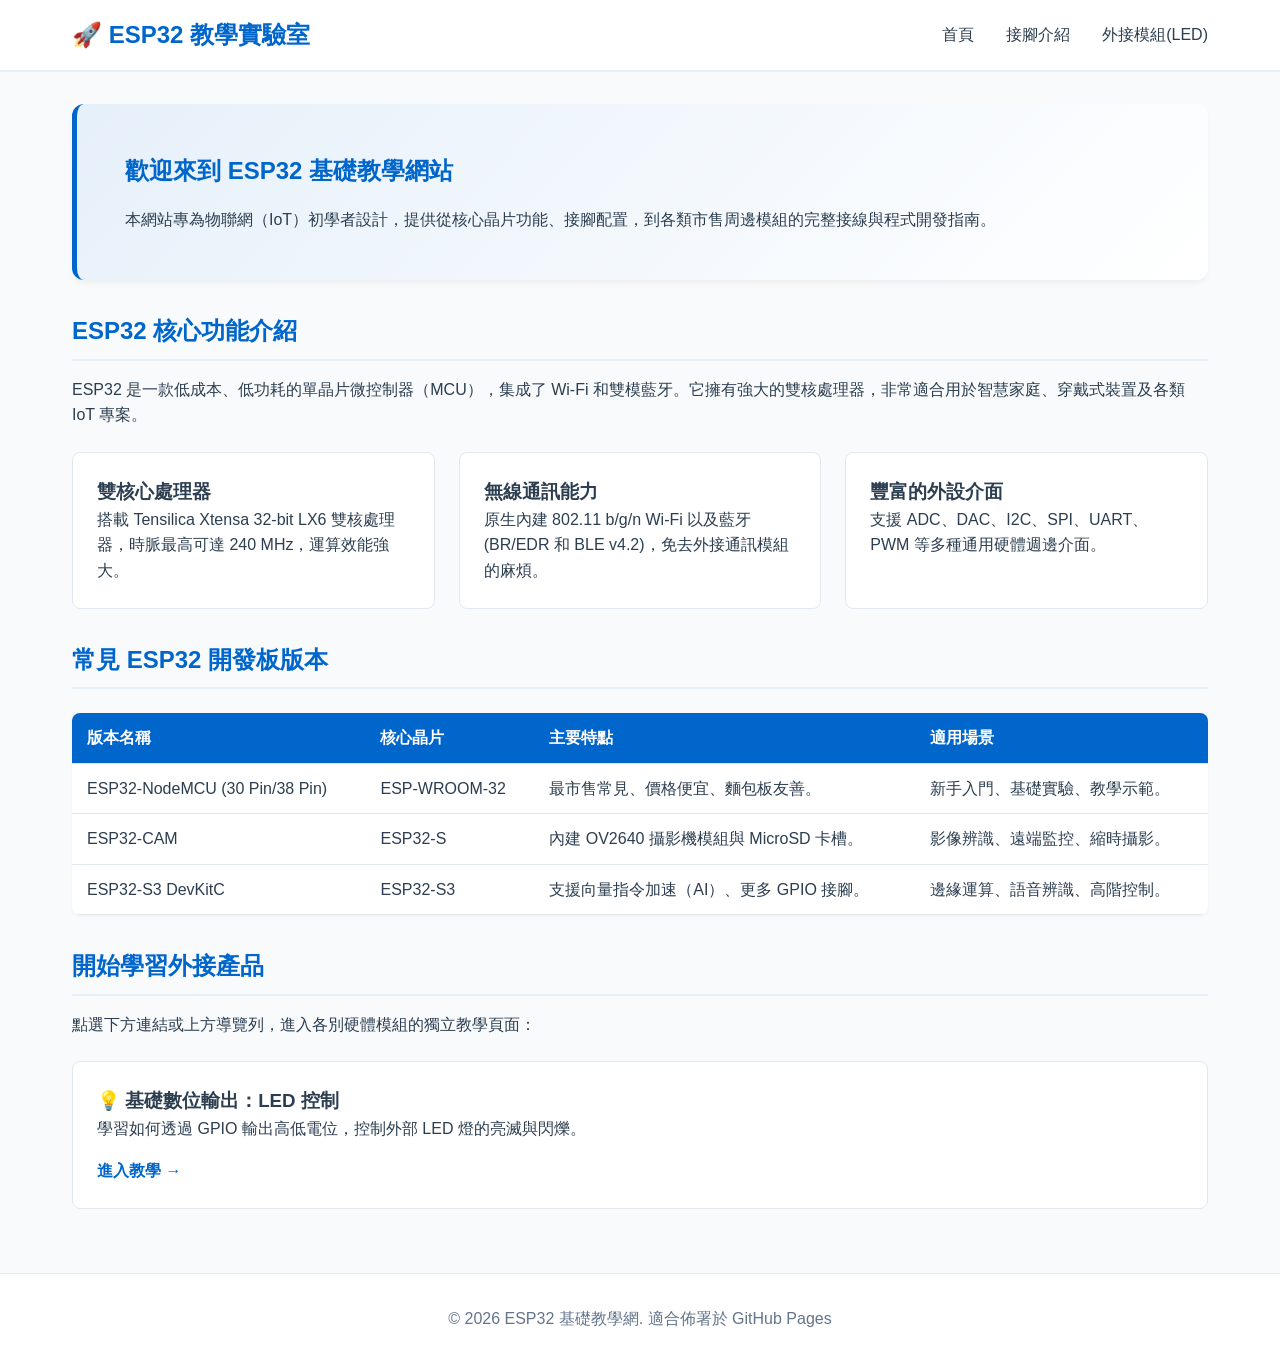
<file: index.html>
<!DOCTYPE html>
<html lang="zh-TW">
<head>
    <meta charset="UTF-8">
    <meta name="viewport" content="width=device-width, initial-scale=1.0">
    <title>ESP32 基礎教學網 - 首頁</title>
    <link rel="stylesheet" href="css/style.css">
</head>
<body>

    <header>
        <nav class="nav-container">
            <a href="index.html" class="logo">🚀 ESP32 教學實驗室</a>
            <ul class="nav-links">
                <li><a href="index.html">首頁</a></li>
                <li><a href="pinout.html">接腳介紹</a></li>
                <li><a href="modules/led.html">外接模組(LED)</a></li>
            </ul>
        </nav>
    </header>

    <main>
        <section class="hero-section">
            <h1>歡迎來到 ESP32 基礎教學網站</h1>
            <p>本網站專為物聯網（IoT）初學者設計，提供從核心晶片功能、接腳配置，到各類市售周邊模組的完整接線與程式開發指南。</p>
        </section>

        <section>
            <h2>ESP32 核心功能介紹</h2>
            <p>ESP32 是一款低成本、低功耗的單晶片微控制器（MCU），集成了 Wi-Fi 和雙模藍牙。它擁有強大的雙核處理器，非常適合用於智慧家庭、穿戴式裝置及各類 IoT 專案。</p>
            
            <div class="grid-container">
                <div class="card">
                    <h3>雙核心處理器</h3>
                    <p>搭載 Tensilica Xtensa 32-bit LX6 雙核處理器，時脈最高可達 240 MHz，運算效能強大。</p>
                </div>
                <div class="card">
                    <h3>無線通訊能力</h3>
                    <p>原生內建 802.11 b/g/n Wi-Fi 以及藍牙 (BR/EDR 和 BLE v4.2)，免去外接通訊模組的麻煩。</p>
                </div>
                <div class="card">
                    <h3>豐富的外設介面</h3>
                    <p>支援 ADC、DAC、I2C、SPI、UART、PWM 等多種通用硬體週邊介面。</p>
                </div>
            </div>
        </section>

        <section>
            <h2>常見 ESP32 開發板版本</h2>
            <table>
                <thead>
                    <tr>
                        <th>版本名稱</th>
                        <th>核心晶片</th>
                        <th>主要特點</th>
                        <th>適用場景</th>
                    </tr>
                </thead>
                <tbody>
                    <tr>
                        <td>ESP32-NodeMCU (30 Pin/38 Pin)</td>
                        <td>ESP-WROOM-32</td>
                        <td>最市售常見、價格便宜、麵包板友善。</td>
                        <td>新手入門、基礎實驗、教學示範。</td>
                    </tr>
                    <tr>
                        <td>ESP32-CAM</td>
                        <td>ESP32-S</td>
                        <td>內建 OV2640 攝影機模組與 MicroSD 卡槽。</td>
                        <td>影像辨識、遠端監控、縮時攝影。</td>
                    </tr>
                    <tr>
                        <td>ESP32-S3 DevKitC</td>
                        <td>ESP32-S3</td>
                        <td>支援向量指令加速（AI）、更多 GPIO 接腳。</td>
                        <td>邊緣運算、語音辨識、高階控制。</td>
                    </tr>
                </tbody>
            </table>
        </section>

        <section>
            <h2>開始學習外接產品</h2>
            <p>點選下方連結或上方導覽列，進入各別硬體模組的獨立教學頁面：</p>
            <div class="grid-container">
                <div class="card">
                    <h3>💡 基礎數位輸出：LED 控制</h3>
                    <p>學習如何透過 GPIO 輸出高低電位，控制外部 LED 燈的亮滅與閃爍。</p>
                    <a href="modules/led.html" style="color: var(--primary-color); text-decoration: none; font-weight: bold; display: block; margin-top: 1rem;">進入教學 →</a>
                </div>
            </div>
        </section>
    </main>

    <footer>
        <p>© 2026 ESP32 基礎教學網. 適合佈署於 GitHub Pages</p>
    </footer>

</body>
</html>
</file>
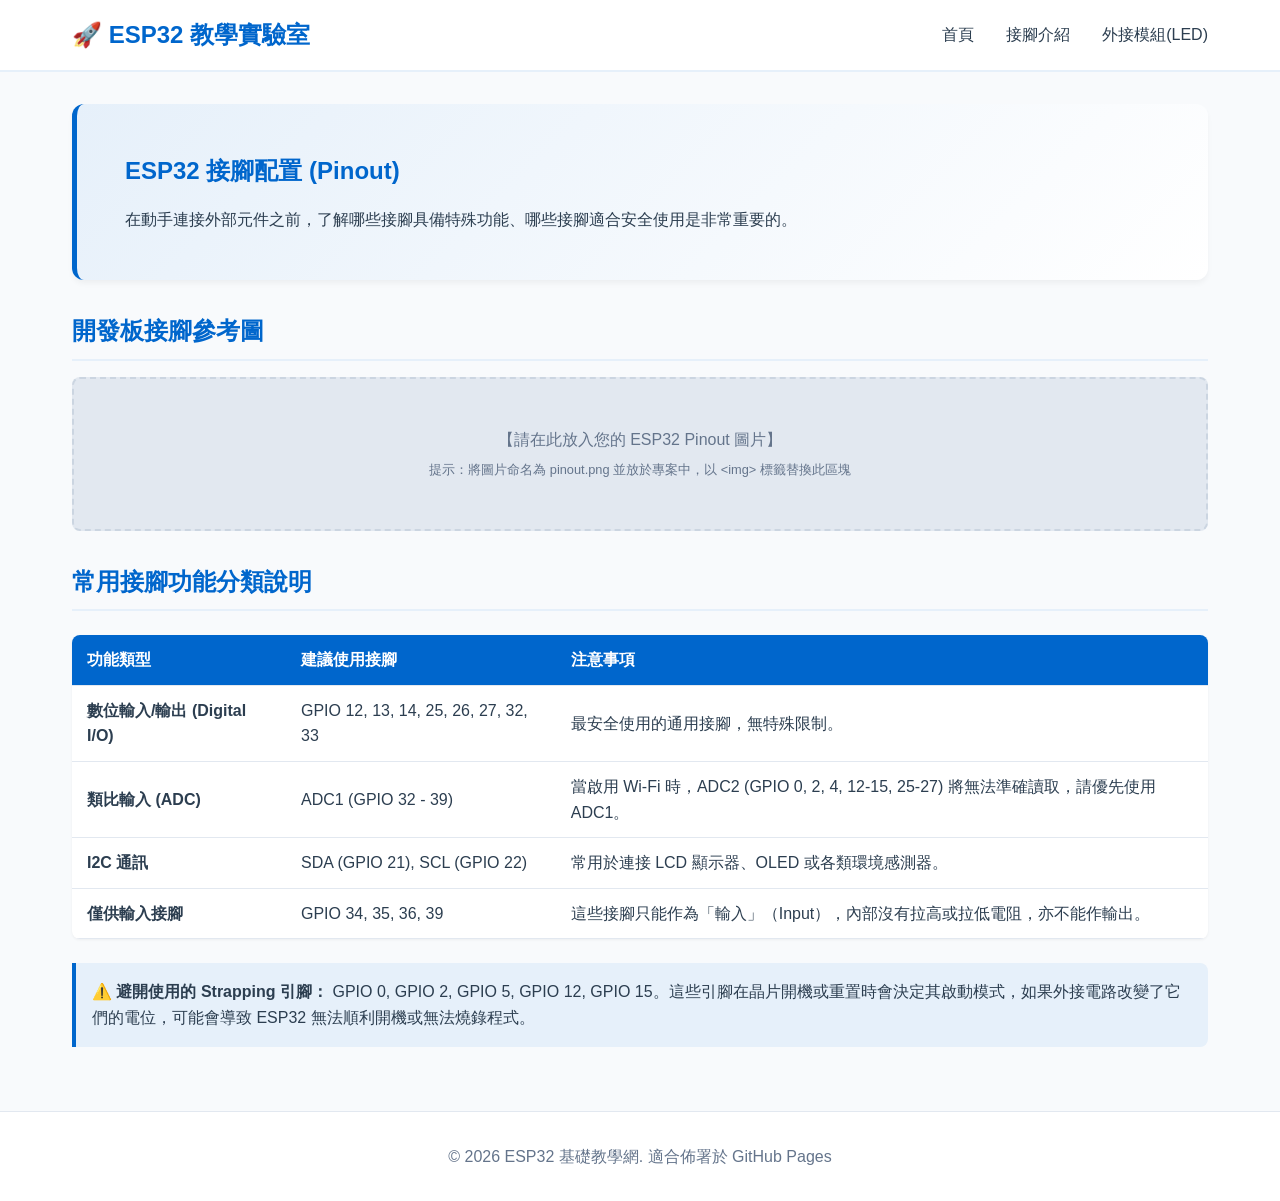
<file: pinout.html>
<!DOCTYPE html>
<html lang="zh-TW">
<head>
    <meta charset="UTF-8">
    <meta name="viewport" content="width=device-width, initial-scale=1.0">
    <title>ESP32 接腳介紹</title>
    <link rel="stylesheet" href="css/style.css">
</head>
<body>

    <header>
        <nav class="nav-container">
            <a href="index.html" class="logo">🚀 ESP32 教學實驗室</a>
            <ul class="nav-links">
                <li><a href="index.html">首頁</a></li>
                <li><a href="pinout.html">接腳介紹</a></li>
                <li><a href="modules/led.html">外接模組(LED)</a></li>
            </ul>
        </nav>
    </header>

    <main>
        <section class="hero-section">
            <h1>ESP32 接腳配置 (Pinout)</h1>
            <p>在動手連接外部元件之前，了解哪些接腳具備特殊功能、哪些接腳適合安全使用是非常重要的。</p>
        </section>

        <section>
            <h2>開發板接腳參考圖</h2>
            <div class="image-placeholder">
                <p>【請在此放入您的 ESP32 Pinout 圖片】</p>
                <p style="font-size: 0.8rem; margin-top: 0.5rem;">提示：將圖片命名為 pinout.png 並放於專案中，以 &lt;img&gt; 標籤替換此區塊</p>
            </div>
        </section>

        <section>
            <h2>常用接腳功能分類說明</h2>
            <table>
                <thead>
                    <tr>
                        <th>功能類型</th>
                        <th>建議使用接腳</th>
                        <th>注意事項</th>
                    </tr>
                </thead>
                <tbody>
                    <tr>
                        <td><strong>數位輸入/輸出 (Digital I/O)</strong></td>
                        <td>GPIO 12, 13, 14, 25, 26, 27, 32, 33</td>
                        <td>最安全使用的通用接腳，無特殊限制。</td>
                    </tr>
                    <tr>
                        <td><strong>類比輸入 (ADC)</strong></td>
                        <td>ADC1 (GPIO 32 - 39)</td>
                        <td>當啟用 Wi-Fi 時，ADC2 (GPIO 0, 2, 4, 12-15, 25-27) 將無法準確讀取，請優先使用 ADC1。</td>
                    </tr>
                    <tr>
                        <td><strong>I2C 通訊</strong></td>
                        <td>SDA (GPIO 21), SCL (GPIO 22)</td>
                        <td>常用於連接 LCD 顯示器、OLED 或各類環境感測器。</td>
                    </tr>
                    <tr>
                        <td><strong>僅供輸入接腳</strong></td>
                        <td>GPIO 34, 35, 36, 39</td>
                        <td>這些接腳只能作為「輸入」（Input），內部沒有拉高或拉低電阻，亦不能作輸出。</td>
                    </tr>
                </tbody>
            </table>
            
            <div class="alert-info">
                <strong>⚠️ 避開使用的 Strapping 引腳：</strong> GPIO 0, GPIO 2, GPIO 5, GPIO 12, GPIO 15。這些引腳在晶片開機或重置時會決定其啟動模式，如果外接電路改變了它們的電位，可能會導致 ESP32 無法順利開機或無法燒錄程式。
            </div>
        </section>
    </main>

    <footer>
        <p>© 2026 ESP32 基礎教學網. 適合佈署於 GitHub Pages</p>
    </footer>

</body>
</html>
</file>
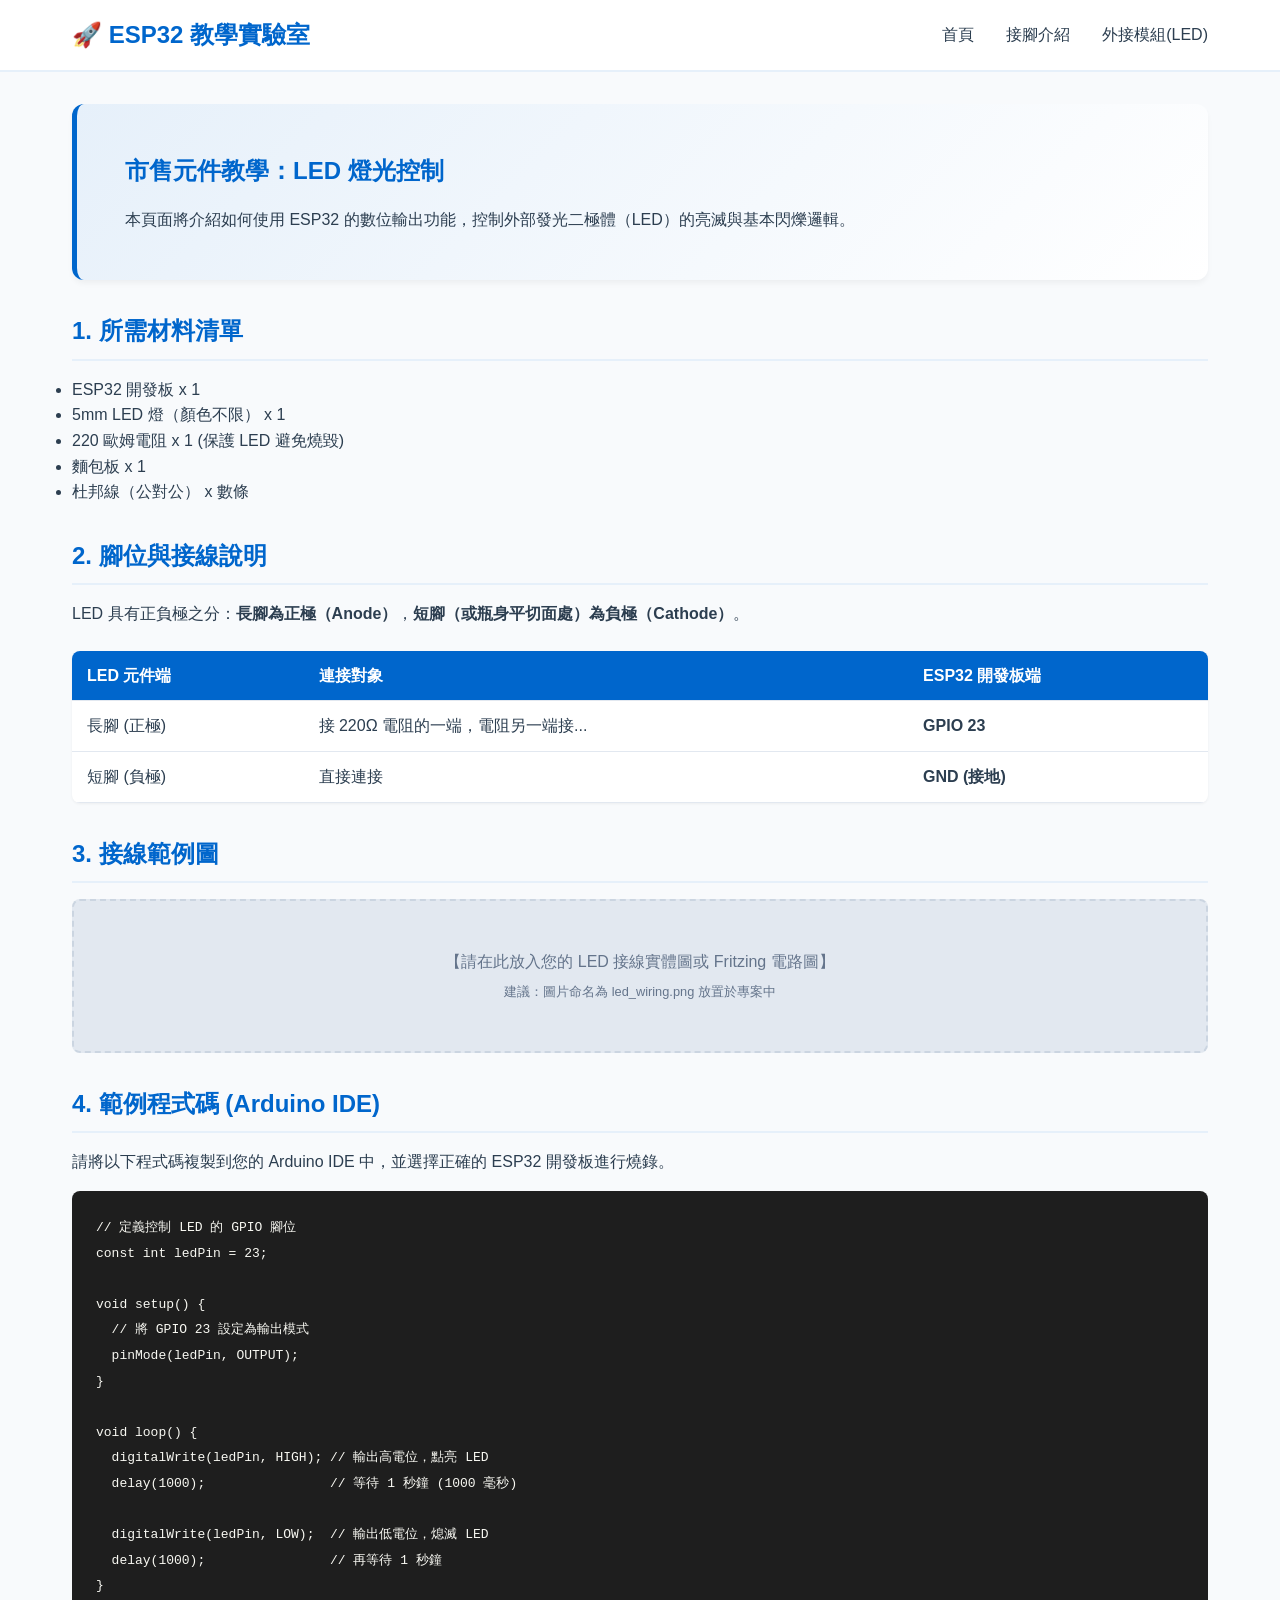
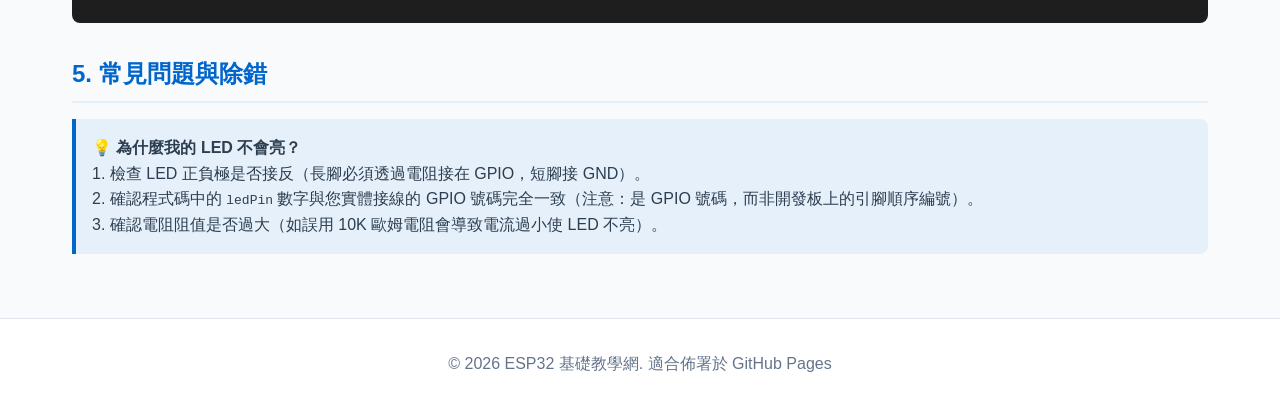
<file: modules/led.html>
<!DOCTYPE html>
<html lang="zh-TW">
<head>
    <meta charset="UTF-8">
    <meta name="viewport" content="width=device-width, initial-scale=1.0">
    <title>ESP32 周邊教學 - LED 控制</title>
    <link rel="stylesheet" href="../css/style.css">
</head>
<body>

    <header>
        <nav class="nav-container">
            <a href="../index.html" class="logo">🚀 ESP32 教學實驗室</a>
            <ul class="nav-links">
                <li><a href="../index.html">首頁</a></li>
                <li><a href="../pinout.html">接腳介紹</a></li>
                <li><a href="led.html">外接模組(LED)</a></li>
            </ul>
        </nav>
    </header>

    <main>
        <section class="hero-section">
            <h1>市售元件教學：LED 燈光控制</h1>
            <p>本頁面將介紹如何使用 ESP32 的數位輸出功能，控制外部發光二極體（LED）的亮滅與基本閃爍邏輯。</p>
        </section>

        <section>
            <h2>1. 所需材料清單</h2>
            <ul>
                <li>ESP32 開發板 x 1</li>
                <li>5mm LED 燈（顏色不限） x 1</li>
                <li>220 歐姆電阻 x 1 (保護 LED 避免燒毀)</li>
                <li>麵包板 x 1</li>
                <li>杜邦線（公對公） x 數條</li>
            </ul>
        </section>

        <section>
            <h2>2. 腳位與接線說明</h2>
            <p>LED 具有正負極之分：<strong>長腳為正極（Anode）</strong>，<strong>短腳（或瓶身平切面處）為負極（Cathode）</strong>。</p>
            <table>
                <thead>
                    <tr>
                        <th>LED 元件端</th>
                        <th>連接對象</th>
                        <th>ESP32 開發板端</th>
                    </tr>
                </thead>
                <tbody>
                    <tr>
                        <td>長腳 (正極)</td>
                        <td>接 220Ω 電阻的一端，電阻另一端接...</td>
                        <td><strong>GPIO 23</strong></td>
                    </tr>
                    <tr>
                        <td>短腳 (負極)</td>
                        <td>直接連接</td>
                        <td><strong>GND (接地)</strong></td>
                    </tr>
                </tbody>
            </table>
        </section>

        <section>
            <h2>3. 接線範例圖</h2>
            <div class="image-placeholder">
                <p>【請在此放入您的 LED 接線實體圖或 Fritzing 電路圖】</p>
                <p style="font-size: 0.8rem; margin-top: 0.5rem;">建議：圖片命名為 led_wiring.png 放置於專案中</p>
            </div>
        </section>

        <section>
            <h2>4. 範例程式碼 (Arduino IDE)</h2>
            <p>請將以下程式碼複製到您的 Arduino IDE 中，並選擇正確的 ESP32 開發板進行燒錄。</p>
<pre><code>// 定義控制 LED 的 GPIO 腳位
const int ledPin = 23;

void setup() {
  // 將 GPIO 23 設定為輸出模式
  pinMode(ledPin, OUTPUT);
}

void loop() {
  digitalWrite(ledPin, HIGH); // 輸出高電位，點亮 LED
  delay(1000);                // 等待 1 秒鐘 (1000 毫秒)
  
  digitalWrite(ledPin, LOW);  // 輸出低電位，熄滅 LED
  delay(1000);                // 再等待 1 秒鐘
}</code></pre>
        </section>

        <section>
            <h2>5. 常見問題與除錯</h2>
            <div class="alert-info">
                <strong>💡 為什麼我的 LED 不會亮？</strong><br>
                1. 檢查 LED 正負極是否接反（長腳必須透過電阻接在 GPIO，短腳接 GND）。<br>
                2. 確認程式碼中的 <code>ledPin</code> 數字與您實體接線的 GPIO 號碼完全一致（注意：是 GPIO 號碼，而非開發板上的引腳順序編號）。<br>
                3. 確認電阻阻值是否過大（如誤用 10K 歐姆電阻會導致電流過小使 LED 不亮）。
            </div>
        </section>
    </main>

    <footer>
        <p>© 2026 ESP32 基礎教學網. 適合佈署於 GitHub Pages</p>
    </footer>

</body>
</html>
</file>
<file: css/style.css>
/* css/style.css */
:root {
    --primary-color: #0066cc;
    --primary-light: #e6f0fa;
    --accent-color: #00d2ff;
    --text-color: #2c3e50;
    --bg-color: #f8fafc;
    --card-bg: #ffffff;
    --border-color: #e2e8f0;
    --code-bg: #1e1e1e;
}

* {
    box-sizing: border-box;
    margin: 0;
    padding: 0;
}

body {
    font-family: 'Segoe UI', Tahoma, Geneva, Verdana, sans-serif;
    background-color: var(--bg-color);
    color: var(--text-color);
    line-height: 1.6;
}

/* 導覽列 */
header {
    background-color: var(--card-bg);
    border-bottom: 2px solid var(--primary-light);
    position: sticky;
    top: 0;
    z-index: 100;
}

.nav-container {
    max-width: 1200px;
    margin: 0 auto;
    display: flex;
    justify-content: space-between;
    align-items: center;
    padding: 1rem 2rem;
}

.logo {
    font-size: 1.5rem;
    font-weight: bold;
    color: var(--primary-color);
    text-decoration: none;
    display: flex;
    align-items: center;
    gap: 0.5rem;
}

.nav-links {
    display: flex;
    list-style: none;
    gap: 2rem;
}

.nav-links a {
    text-decoration: none;
    color: var(--text-color);
    font-weight: 500;
    transition: color 0.3s;
}

.nav-links a:hover {
    color: var(--primary-color);
}

/* 主要區塊 */
main {
    max-width: 1200px;
    margin: 2rem auto;
    padding: 0 2rem;
}

.hero-section {
    background: linear-gradient(135deg, var(--primary-light) 0%, #ffffff 100%);
    padding: 3rem;
    border-radius: 12px;
    box-shadow: 0 4px 6px -1px rgba(0, 0, 0, 0.05);
    margin-bottom: 2rem;
    border-left: 5px solid var(--primary-color);
}

h1 {
    color: var(--primary-color);
    margin-bottom: 1rem;
}

h2 {
    color: var(--primary-color);
    margin: 2rem 0 1rem 0;
    padding-bottom: 0.5rem;
    border-bottom: 2px solid var(--primary-light);
}

/* 卡片與表格設計 */
.grid-container {
    display: grid;
    grid-template-columns: repeat(auto-fit, minmax(300px, 1fr));
    gap: 1.5rem;
    margin-top: 1.5rem;
}

.card {
    background-color: var(--card-bg);
    border: 1px solid var(--border-color);
    border-radius: 8px;
    padding: 1.5rem;
    transition: transform 0.3s, box-shadow 0.3s;
}

.card:hover {
    transform: translateY(-5px);
    box-shadow: 0 10px 15px -3px rgba(0, 0, 0, 0.1);
}

table {
    width: 100%;
    border-collapse: collapse;
    margin: 1.5rem 0;
    background-color: var(--card-bg);
    border-radius: 8px;
    overflow: hidden;
    box-shadow: 0 1px 3px rgba(0,0,0,0.05);
}

th, td {
    padding: 12px 15px;
    text-align: left;
    border-bottom: 1px solid var(--border-color);
}

th {
    background-color: var(--primary-color);
    color: white;
}

tr:hover {
    background-color: var(--primary-light);
}

/* 程式碼與接線圖區塊 */
pre {
    background-color: var(--code-bg);
    color: #f8f8f2;
    padding: 1.5rem;
    border-radius: 8px;
    overflow-x: auto;
    font-family: 'Courier New', Courier, monospace;
    margin: 1rem 0;
}

.image-placeholder {
    background-color: #e2e8f0;
    border: 2px dashed #cbd5e1;
    border-radius: 8px;
    padding: 3rem;
    text-align: center;
    color: #64748b;
    margin: 1rem 0;
}

.alert-info {
    background-color: var(--primary-light);
    border-left: 4px solid var(--primary-color);
    padding: 1rem;
    margin: 1rem 0;
    border-radius: 0 8px 8px 0;
}

/* 頁尾 */
footer {
    text-align: center;
    padding: 2rem;
    background-color: var(--card-bg);
    border-top: 1px solid var(--border-color);
    margin-top: 4rem;
    color: #64748b;
}
</file>
